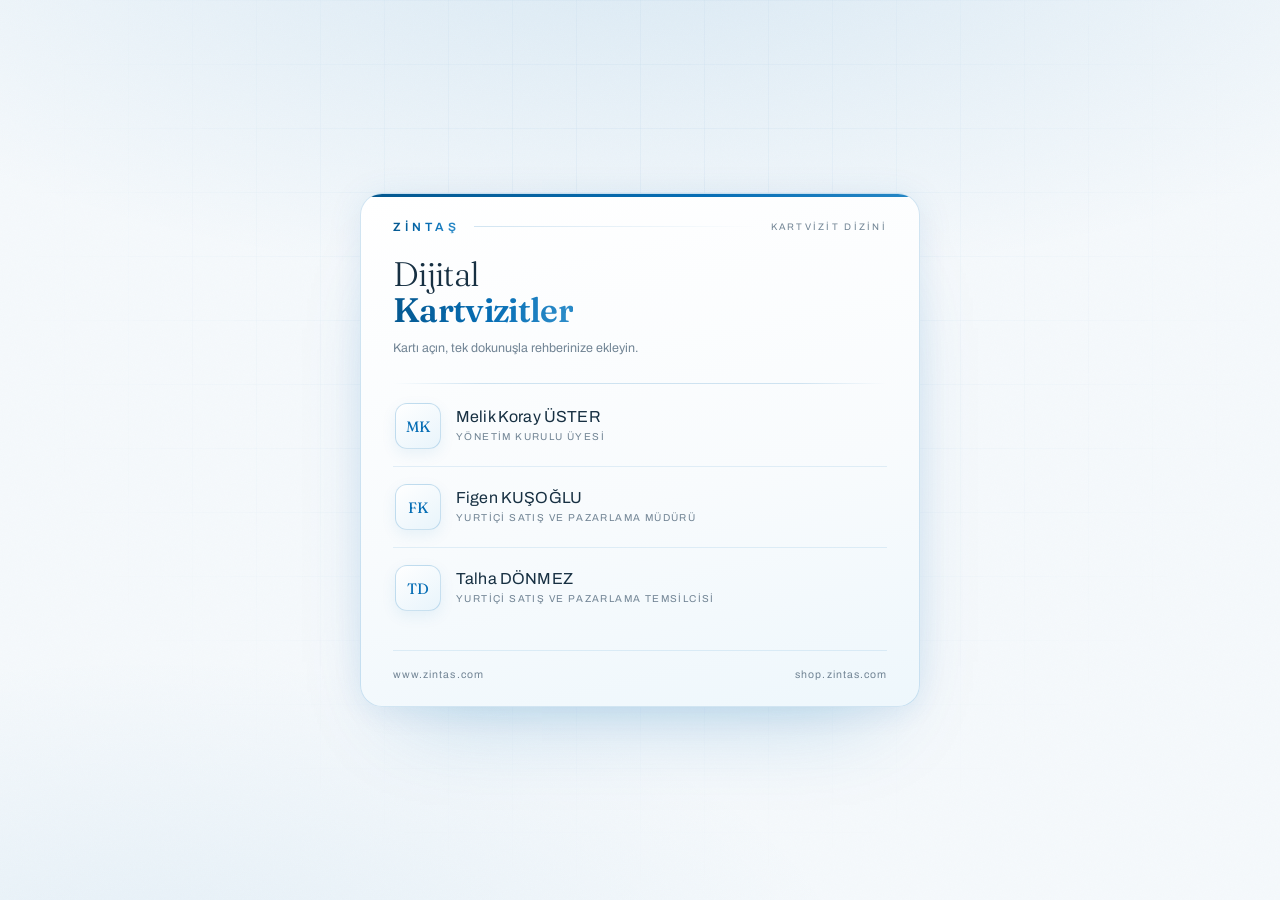
<file: index.html>
<!DOCTYPE html>
<html lang="tr">
<head>
<meta charset="utf-8">
<meta name="viewport" content="width=device-width,initial-scale=1,viewport-fit=cover">

<title>ZİNTAŞ — Dijital Kartvizitler</title>

<meta name="description" content="ZİNTAŞ ekibinin dijital kartvizitleri.">
<meta name="theme-color" content="#076eb5">

<link rel="preconnect" href="https://fonts.googleapis.com">
<link rel="preconnect" href="https://fonts.gstatic.com" crossorigin>
<link href="https://fonts.googleapis.com/css2?family=Archivo:wght@400;500;600&family=Fraunces:opsz,wght@9..144,300;9..144,600&display=swap" rel="stylesheet">
<link rel="icon" href="data:image/svg+xml,%3Csvg xmlns='http://www.w3.org/2000/svg' viewBox='0 0 32 32'%3E%3Crect width='32' height='32' rx='7' fill='%23076eb5'/%3E%3Ctext x='16' y='22' font-family='Georgia,serif' font-size='15' fill='%23ffffff' text-anchor='middle'%3EZ%3C/text%3E%3C/svg%3E">
<link rel="stylesheet" href="css/style.css">

</head>

<body>
<article class="card">
  <header class="brand reveal" style="animation-delay:.05s">
    <span class="mark">ZİNTAŞ</span>
    <span class="hair"></span>
    <span class="kicker">
      Kartvizit Dizini
    </span>
  </header>
  <h1 class="lede reveal" style="animation-delay:.12s">
    Dijital<br>
    <b>Kartvizitler</b>
  </h1>
  <p class="sub reveal" style="animation-delay:.18s">
    Kartı açın, tek dokunuşla rehberinize ekleyin.
  </p>
  <div class="sep reveal" style="animation-delay:.22s"></div>
  <nav>
    <a
      class="person reveal"
      style="animation-delay:.28s"
      href="melik-koray-uster.html"
    >
      <span class="mono">
        MK
      </span>
      <span>
        <span class="pn">
          Melik Koray ÜSTER
        </span>
        <span class="pt">
          Yönetim Kurulu Üyesi
        </span>
      </span>
      <svg
        class="ico go"
        viewBox="0 0 24 24"
        fill="none"
        stroke="currentColor"
        stroke-width="1.4"
        stroke-linecap="round"
        stroke-linejoin="round"
        aria-hidden="true"
      >
        <path d="M5 12h13"/>
        <path d="m12 6 6 6-6 6"/>
      </svg>
    </a>
    <a
      class="person reveal"
      style="animation-delay:.35s"
      href="figen-kusoglu.html"
    >
      <span class="mono">
        FK
      </span>
      <span>
        <span class="pn">
          Figen KUŞOĞLU
        </span>
        <span class="pt">
          Yurtiçi Satış ve Pazarlama Müdürü
        </span>
      </span>
      <svg
        class="ico go"
        viewBox="0 0 24 24"
        fill="none"
        stroke="currentColor"
        stroke-width="1.4"
        stroke-linecap="round"
        stroke-linejoin="round"
        aria-hidden="true"
      >
        <path d="M5 12h13"/>
        <path d="m12 6 6 6-6 6"/>
      </svg>

    </a>
    <a
      class="person reveal"
      style="animation-delay:.42s"
      href="talha-donmez.html"
    >
      <span class="mono">
        TD
      </span>
      <span>
        <span class="pn">
          Talha DÖNMEZ
        </span>
        <span class="pt">
          Yurtiçi Satış ve Pazarlama Temsilcisi
        </span>
      </span>
      <svg
        class="ico go"
        viewBox="0 0 24 24"
        fill="none"
        stroke="currentColor"
        stroke-width="1.4"
        stroke-linecap="round"
        stroke-linejoin="round"
        aria-hidden="true"
      >
        <path d="M5 12h13"/>
        <path d="m12 6 6 6-6 6"/>
      </svg>
    </a>
  </nav>
  <footer
    class="foot reveal"
    style="animation-delay:.55s"
  >
    <a
      href="https://www.zintas.com"
      target="_blank"
      rel="noopener"
    >
      www.zintas.com
    </a>
    <a
      href="https://shop.zintas.com"
      target="_blank"
      rel="noopener"
    >
      shop.zintas.com
    </a>
  </footer>
</article>
</body>
</html>
</file>
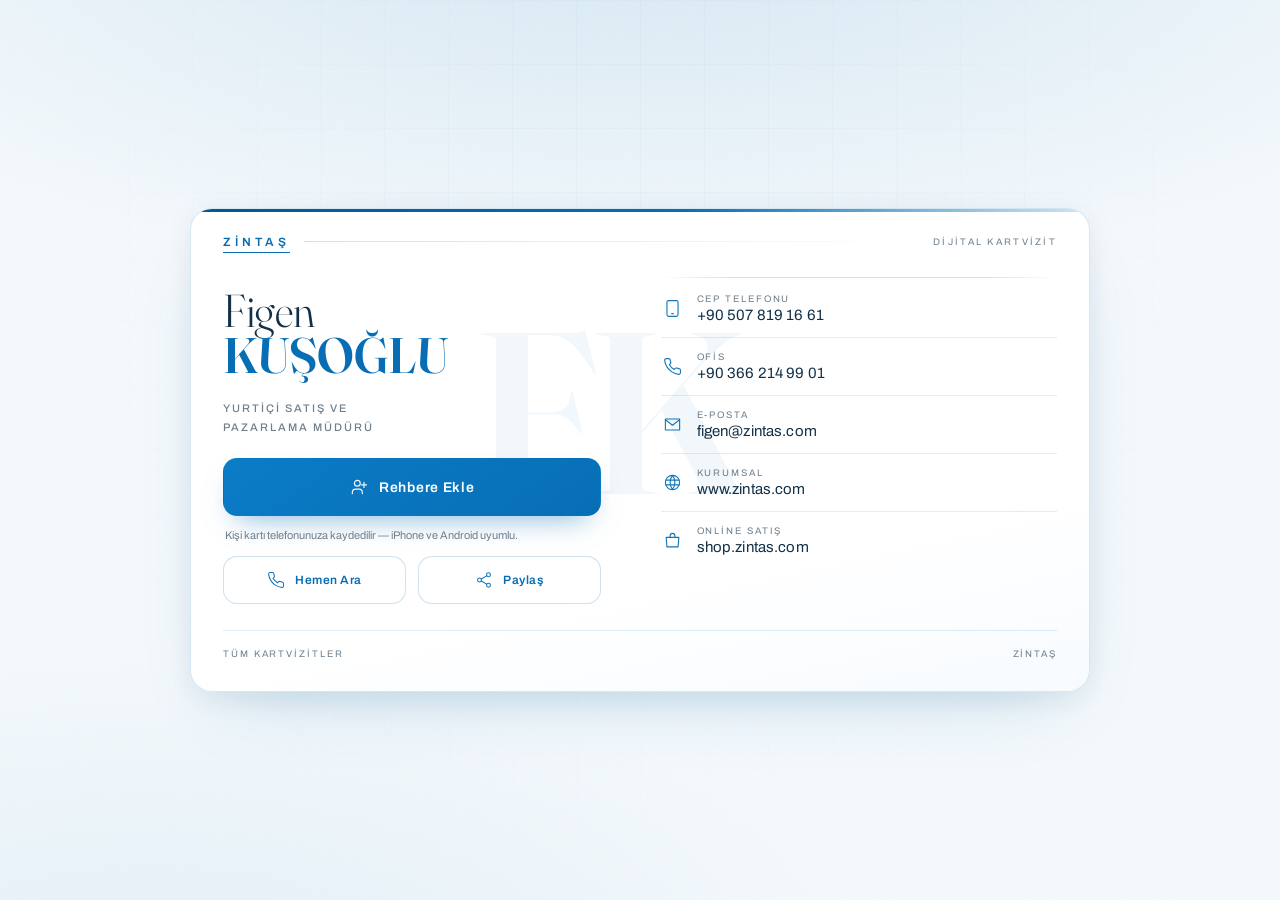
<file: figen-kusoglu.html>
<!DOCTYPE html>
<html lang="tr">
<head>
<meta charset="utf-8">
<meta name="viewport" content="width=device-width,initial-scale=1,viewport-fit=cover">
<title>Figen KUŞOĞLU — ZİNTAŞ Dijital Kartvizit</title>
<meta name="description" content="Figen KUŞOĞLU · Yurtiçi Satış ve Pazarlama Müdürü · ZİNTAŞ. Tek dokunuşla telefon rehberinize ekleyin.">
<meta name="theme-color" content="#076eb5">
<meta name="format-detection" content="telephone=no">
<meta property="og:type" content="profile">
<meta property="og:title" content="Figen KUŞOĞLU — Yurtiçi Satış ve Pazarlama Müdürü">
<meta property="og:description" content="ZİNTAŞ dijital kartvizit. Rehbere tek dokunuşla ekleyin.">
<meta property="og:url" content="https://www.zintas.com/kartvizit/figen-kusoglu.html">
<link rel="canonical" href="https://www.zintas.com/kartvizit/figen-kusoglu.html">
<link rel="preconnect" href="https://fonts.googleapis.com">
<link rel="preconnect" href="https://fonts.gstatic.com" crossorigin>
<link href="https://fonts.googleapis.com/css2?family=Archivo:wght@400;500;600&family=Fraunces:opsz,wght@9..144,300;9..144,600&display=swap" rel="stylesheet">
<link rel="icon" href="data:image/svg+xml,%3Csvg xmlns='http://www.w3.org/2000/svg' viewBox='0 0 32 32'%3E%3Crect width='32' height='32' rx='7' fill='%23076eb5'/%3E%3Ctext x='16' y='22' font-family='Georgia,serif' font-size='15' fill='%23ffffff' text-anchor='middle'%3EZ%3C/text%3E%3C/svg%3E">
<link rel="stylesheet" href="css/kartvizit.css">
</head>
<body>
<article class="card">
  <header class="brand reveal" style="animation-delay:.05s">
    <span class="mark">ZİNTAŞ</span>
    <span class="hair"></span>
    <span class="kicker">Dijital Kartvizit</span>
  </header>

  <div class="ghost" aria-hidden="true">FK</div>

  <section class="identity">
    <h1 class="name reveal" style="animation-delay:.12s">
      <span class="given">Figen</span>
      <span class="family">KUŞOĞLU</span>
    </h1>
    <p class="role reveal" style="animation-delay:.19s">Yurtiçi Satış ve Pazarlama Müdürü</p>

    <div class="cta reveal" style="animation-delay:.25s">
      <a class="btn btn-primary" href="vcf/figen-kusoglu.vcf" download="figen-kusoglu.vcf" type="text/vcard">
        <svg class="ico" viewBox="0 0 24 24" fill="none" stroke="currentColor" stroke-width="1.4" stroke-linecap="round" stroke-linejoin="round" aria-hidden="true"><path d="M16 20v-1.5a4 4 0 0 0-4-4H8a4 4 0 0 0-4 4V20"/><circle cx="10" cy="7.5" r="3.5"/><path d="M18 6.5v6M21 9.5h-6"/></svg> Rehbere Ekle
      </a>
      <p class="hint">Kişi kartı telefonunuza kaydedilir — iPhone ve Android uyumlu.</p>
      <div class="mini">
        <a class="btn btn-ghost" href="tel:+905078191661"><svg class="ico" viewBox="0 0 24 24" fill="none" stroke="currentColor" stroke-width="1.4" stroke-linecap="round" stroke-linejoin="round" aria-hidden="true"><path d="M22 16.9v3a2 2 0 0 1-2.2 2 19.8 19.8 0 0 1-8.6-3.1 19.5 19.5 0 0 1-6-6A19.8 19.8 0 0 1 2.1 4.2 2 2 0 0 1 4.1 2h3a2 2 0 0 1 2 1.7c.1.9.3 1.8.7 2.7a2 2 0 0 1-.5 2.1L8.1 9.7a16 16 0 0 0 6 6l1.2-1.2a2 2 0 0 1 2.1-.5c.9.4 1.8.6 2.7.7a2 2 0 0 1 1.9 2.2Z"/></svg> Hemen Ara</a>
        <button class="btn btn-ghost" id="share" type="button"><svg class="ico" viewBox="0 0 24 24" fill="none" stroke="currentColor" stroke-width="1.4" stroke-linecap="round" stroke-linejoin="round" aria-hidden="true"><circle cx="18" cy="5" r="2.6"/><circle cx="6" cy="12" r="2.6"/><circle cx="18" cy="19" r="2.6"/><path d="m8.4 10.7 7.2-4.2M8.4 13.3l7.2 4.2"/></svg> <span id="sharetxt">Paylaş</span></button>
      </div>
    </div>
  </section>

  <section class="channels">
    <div class="sep reveal" style="animation-delay:.30s"></div>
    <nav class="rows">
      <a class="row reveal" style="animation-delay:.34s" href="tel:+905078191661">
        <svg class="ico" viewBox="0 0 24 24" fill="none" stroke="currentColor" stroke-width="1.4" stroke-linecap="round" stroke-linejoin="round" aria-hidden="true"><path d="M7 2h10a2 2 0 0 1 2 2v16a2 2 0 0 1-2 2H7a2 2 0 0 1-2-2V4a2 2 0 0 1 2-2Z"/><path d="M11 18.5h2"/></svg>
        <span class="txt"><span class="lbl">Cep Telefonu</span><span class="val">+90 507 819 16 61</span></span>
        <svg class="ico go" viewBox="0 0 24 24" fill="none" stroke="currentColor" stroke-width="1.4" stroke-linecap="round" stroke-linejoin="round" aria-hidden="true"><path d="M5 12h13"/><path d="m12 6 6 6-6 6"/></svg>
      </a>
      <a class="row reveal" style="animation-delay:.39s" href="tel:+903662149901">
        <svg class="ico" viewBox="0 0 24 24" fill="none" stroke="currentColor" stroke-width="1.4" stroke-linecap="round" stroke-linejoin="round" aria-hidden="true"><path d="M22 16.9v3a2 2 0 0 1-2.2 2 19.8 19.8 0 0 1-8.6-3.1 19.5 19.5 0 0 1-6-6A19.8 19.8 0 0 1 2.1 4.2 2 2 0 0 1 4.1 2h3a2 2 0 0 1 2 1.7c.1.9.3 1.8.7 2.7a2 2 0 0 1-.5 2.1L8.1 9.7a16 16 0 0 0 6 6l1.2-1.2a2 2 0 0 1 2.1-.5c.9.4 1.8.6 2.7.7a2 2 0 0 1 1.9 2.2Z"/></svg>
        <span class="txt"><span class="lbl">Ofis</span><span class="val">+90 366 214 99 01</span></span>
        <svg class="ico go" viewBox="0 0 24 24" fill="none" stroke="currentColor" stroke-width="1.4" stroke-linecap="round" stroke-linejoin="round" aria-hidden="true"><path d="M5 12h13"/><path d="m12 6 6 6-6 6"/></svg>
      </a>
      <a class="row reveal" style="animation-delay:.44s" href="mailto:figen@zintas.com">
        <svg class="ico" viewBox="0 0 24 24" fill="none" stroke="currentColor" stroke-width="1.4" stroke-linecap="round" stroke-linejoin="round" aria-hidden="true"><path d="M3 5h18v14H3z"/><path d="m3 6 9 7 9-7"/></svg>
        <span class="txt"><span class="lbl">E-posta</span><span class="val">figen@zintas.com</span></span>
        <svg class="ico go" viewBox="0 0 24 24" fill="none" stroke="currentColor" stroke-width="1.4" stroke-linecap="round" stroke-linejoin="round" aria-hidden="true"><path d="M5 12h13"/><path d="m12 6 6 6-6 6"/></svg>
      </a>
      <a class="row reveal" style="animation-delay:.49s" href="https://www.zintas.com" target="_blank" rel="noopener">
        <svg class="ico" viewBox="0 0 24 24" fill="none" stroke="currentColor" stroke-width="1.4" stroke-linecap="round" stroke-linejoin="round" aria-hidden="true"><circle cx="12" cy="12" r="9"/><path d="M3.5 9h17M3.5 15h17"/><path d="M12 3a15 15 0 0 1 0 18 15 15 0 0 1 0-18Z"/></svg>
        <span class="txt"><span class="lbl">Kurumsal</span><span class="val">www.zintas.com</span></span>
        <svg class="ico go" viewBox="0 0 24 24" fill="none" stroke="currentColor" stroke-width="1.4" stroke-linecap="round" stroke-linejoin="round" aria-hidden="true"><path d="M5 12h13"/><path d="m12 6 6 6-6 6"/></svg>
      </a>
      <a class="row reveal" style="animation-delay:.54s" href="https://shop.zintas.com" target="_blank" rel="noopener">
        <svg class="ico" viewBox="0 0 24 24" fill="none" stroke="currentColor" stroke-width="1.4" stroke-linecap="round" stroke-linejoin="round" aria-hidden="true"><path d="M4 8h16l-1 12H5L4 8Z"/><path d="M9 8V6a3 3 0 0 1 6 0v2"/></svg>
        <span class="txt"><span class="lbl">Online Satış</span><span class="val">shop.zintas.com</span></span>
        <svg class="ico go" viewBox="0 0 24 24" fill="none" stroke="currentColor" stroke-width="1.4" stroke-linecap="round" stroke-linejoin="round" aria-hidden="true"><path d="M5 12h13"/><path d="m12 6 6 6-6 6"/></svg>
      </a>
    </nav>
  </section>

  <footer class="foot reveal" style="animation-delay:.60s">
    <a href="index.html">Tüm Kartvizitler</a>
    <span>ZİNTAŞ</span>
  </footer>
</article>

<script>
(function(){
  var b=document.getElementById('share'),t=document.getElementById('sharetxt');
  if(!b) return;
  var data={title:'Figen KUŞOĞLU — ZİNTAŞ',text:'Figen KUŞOĞLU · Yurtiçi Satış ve Pazarlama Müdürü',url:location.href};
  b.addEventListener('click',function(){
    if(navigator.share){navigator.share(data).catch(function(){});return;}
    if(navigator.clipboard){
      navigator.clipboard.writeText(location.href).then(function(){
        t.textContent='Kopyalandı';
        setTimeout(function(){t.textContent='Paylaş';},2000);
      });
    }
  });
})();
</script>
</body>
</html>
</file>
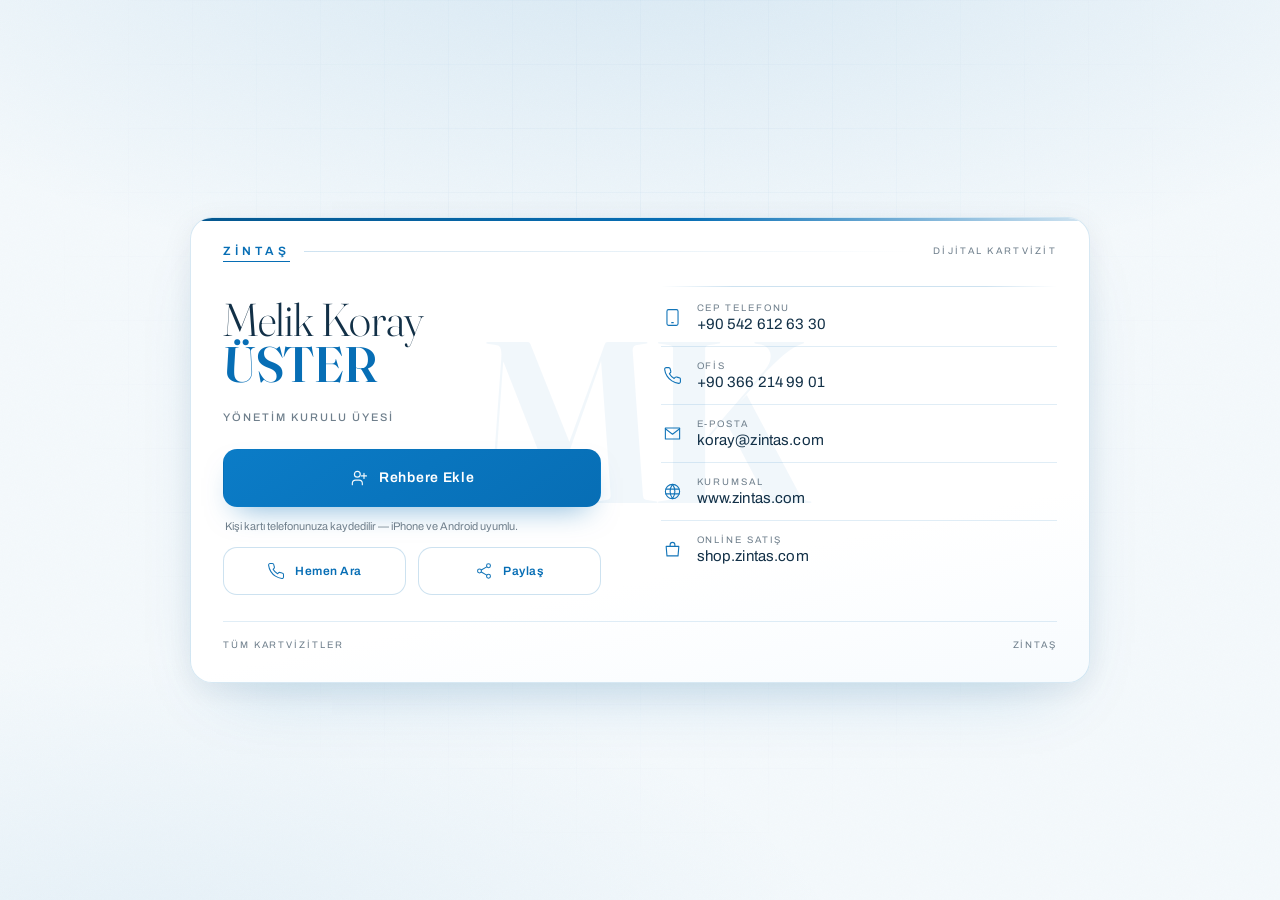
<file: melik-koray-uster.html>
<!DOCTYPE html>
<html lang="tr">
<head>
<meta charset="utf-8">
<meta name="viewport" content="width=device-width,initial-scale=1,viewport-fit=cover">
<title>Melik Koray ÜSTER — ZİNTAŞ Dijital Kartvizit</title>
<meta name="description" content="Melik Koray ÜSTER · Yönetim Kurulu Üyesi · ZİNTAŞ. Tek dokunuşla telefon rehberinize ekleyin.">
<meta name="theme-color" content="#076eb5">
<meta name="format-detection" content="telephone=no">
<meta property="og:type" content="profile">
<meta property="og:title" content="Melik Koray ÜSTER — Yönetim Kurulu Üyesi">
<meta property="og:description" content="ZİNTAŞ dijital kartvizit. Rehbere tek dokunuşla ekleyin.">
<meta property="og:url" content="https://www.zintas.com/kartvizit/melik-koray-uster.html">
<link rel="canonical" href="https://www.zintas.com/kartvizit/melik-koray-uster.html">
<link rel="preconnect" href="https://fonts.googleapis.com">
<link rel="preconnect" href="https://fonts.gstatic.com" crossorigin>
<link href="https://fonts.googleapis.com/css2?family=Archivo:wght@400;500;600&family=Fraunces:opsz,wght@9..144,300;9..144,600&display=swap" rel="stylesheet">
<link rel="icon" href="data:image/svg+xml,%3Csvg xmlns='http://www.w3.org/2000/svg' viewBox='0 0 32 32'%3E%3Crect width='32' height='32' rx='7' fill='%23076eb5'/%3E%3Ctext x='16' y='22' font-family='Georgia,serif' font-size='15' fill='%23ffffff' text-anchor='middle'%3EZ%3C/text%3E%3C/svg%3E">
<link rel="stylesheet" href="css/kartvizit.css">
</head>
<body>
<article class="card">
  <header class="brand reveal" style="animation-delay:.05s">
    <span class="mark">ZİNTAŞ</span>
    <span class="hair"></span>
    <span class="kicker">Dijital Kartvizit</span>
  </header>

  <div class="ghost" aria-hidden="true">MK</div>

  <section class="identity">
    <h1 class="name reveal" style="animation-delay:.12s">
      <span class="given">Melik Koray</span>
      <span class="family">ÜSTER</span>
    </h1>
    <p class="role reveal" style="animation-delay:.19s">Yönetim Kurulu Üyesi</p>

    <div class="cta reveal" style="animation-delay:.25s">
      <a class="btn btn-primary" href="vcf/melik-koray-uster.vcf" download="melik-koray-uster.vcf" type="text/vcard">
        <svg class="ico" viewBox="0 0 24 24" fill="none" stroke="currentColor" stroke-width="1.4" stroke-linecap="round" stroke-linejoin="round" aria-hidden="true"><path d="M16 20v-1.5a4 4 0 0 0-4-4H8a4 4 0 0 0-4 4V20"/><circle cx="10" cy="7.5" r="3.5"/><path d="M18 6.5v6M21 9.5h-6"/></svg> Rehbere Ekle
      </a>
      <p class="hint">Kişi kartı telefonunuza kaydedilir — iPhone ve Android uyumlu.</p>
      <div class="mini">
        <a class="btn btn-ghost" href="tel:+905426126330"><svg class="ico" viewBox="0 0 24 24" fill="none" stroke="currentColor" stroke-width="1.4" stroke-linecap="round" stroke-linejoin="round" aria-hidden="true"><path d="M22 16.9v3a2 2 0 0 1-2.2 2 19.8 19.8 0 0 1-8.6-3.1 19.5 19.5 0 0 1-6-6A19.8 19.8 0 0 1 2.1 4.2 2 2 0 0 1 4.1 2h3a2 2 0 0 1 2 1.7c.1.9.3 1.8.7 2.7a2 2 0 0 1-.5 2.1L8.1 9.7a16 16 0 0 0 6 6l1.2-1.2a2 2 0 0 1 2.1-.5c.9.4 1.8.6 2.7.7a2 2 0 0 1 1.9 2.2Z"/></svg> Hemen Ara</a>
        <button class="btn btn-ghost" id="share" type="button"><svg class="ico" viewBox="0 0 24 24" fill="none" stroke="currentColor" stroke-width="1.4" stroke-linecap="round" stroke-linejoin="round" aria-hidden="true"><circle cx="18" cy="5" r="2.6"/><circle cx="6" cy="12" r="2.6"/><circle cx="18" cy="19" r="2.6"/><path d="m8.4 10.7 7.2-4.2M8.4 13.3l7.2 4.2"/></svg> <span id="sharetxt">Paylaş</span></button>
      </div>
    </div>
  </section>

  <section class="channels">
    <div class="sep reveal" style="animation-delay:.30s"></div>
    <nav class="rows">
      <a class="row reveal" style="animation-delay:.34s" href="tel:+905426126330">
        <svg class="ico" viewBox="0 0 24 24" fill="none" stroke="currentColor" stroke-width="1.4" stroke-linecap="round" stroke-linejoin="round" aria-hidden="true"><path d="M7 2h10a2 2 0 0 1 2 2v16a2 2 0 0 1-2 2H7a2 2 0 0 1-2-2V4a2 2 0 0 1 2-2Z"/><path d="M11 18.5h2"/></svg>
        <span class="txt"><span class="lbl">Cep Telefonu</span><span class="val">+90 542 612 63 30</span></span>
        <svg class="ico go" viewBox="0 0 24 24" fill="none" stroke="currentColor" stroke-width="1.4" stroke-linecap="round" stroke-linejoin="round" aria-hidden="true"><path d="M5 12h13"/><path d="m12 6 6 6-6 6"/></svg>
      </a>
      <a class="row reveal" style="animation-delay:.39s" href="tel:+903662149901">
        <svg class="ico" viewBox="0 0 24 24" fill="none" stroke="currentColor" stroke-width="1.4" stroke-linecap="round" stroke-linejoin="round" aria-hidden="true"><path d="M22 16.9v3a2 2 0 0 1-2.2 2 19.8 19.8 0 0 1-8.6-3.1 19.5 19.5 0 0 1-6-6A19.8 19.8 0 0 1 2.1 4.2 2 2 0 0 1 4.1 2h3a2 2 0 0 1 2 1.7c.1.9.3 1.8.7 2.7a2 2 0 0 1-.5 2.1L8.1 9.7a16 16 0 0 0 6 6l1.2-1.2a2 2 0 0 1 2.1-.5c.9.4 1.8.6 2.7.7a2 2 0 0 1 1.9 2.2Z"/></svg>
        <span class="txt"><span class="lbl">Ofis</span><span class="val">+90 366 214 99 01</span></span>
        <svg class="ico go" viewBox="0 0 24 24" fill="none" stroke="currentColor" stroke-width="1.4" stroke-linecap="round" stroke-linejoin="round" aria-hidden="true"><path d="M5 12h13"/><path d="m12 6 6 6-6 6"/></svg>
      </a>
      <a class="row reveal" style="animation-delay:.44s" href="mailto:koray@zintas.com">
        <svg class="ico" viewBox="0 0 24 24" fill="none" stroke="currentColor" stroke-width="1.4" stroke-linecap="round" stroke-linejoin="round" aria-hidden="true"><path d="M3 5h18v14H3z"/><path d="m3 6 9 7 9-7"/></svg>
        <span class="txt"><span class="lbl">E-posta</span><span class="val">koray@zintas.com</span></span>
        <svg class="ico go" viewBox="0 0 24 24" fill="none" stroke="currentColor" stroke-width="1.4" stroke-linecap="round" stroke-linejoin="round" aria-hidden="true"><path d="M5 12h13"/><path d="m12 6 6 6-6 6"/></svg>
      </a>
      <a class="row reveal" style="animation-delay:.49s" href="https://www.zintas.com" target="_blank" rel="noopener">
        <svg class="ico" viewBox="0 0 24 24" fill="none" stroke="currentColor" stroke-width="1.4" stroke-linecap="round" stroke-linejoin="round" aria-hidden="true"><circle cx="12" cy="12" r="9"/><path d="M3.5 9h17M3.5 15h17"/><path d="M12 3a15 15 0 0 1 0 18 15 15 0 0 1 0-18Z"/></svg>
        <span class="txt"><span class="lbl">Kurumsal</span><span class="val">www.zintas.com</span></span>
        <svg class="ico go" viewBox="0 0 24 24" fill="none" stroke="currentColor" stroke-width="1.4" stroke-linecap="round" stroke-linejoin="round" aria-hidden="true"><path d="M5 12h13"/><path d="m12 6 6 6-6 6"/></svg>
      </a>
      <a class="row reveal" style="animation-delay:.54s" href="https://shop.zintas.com" target="_blank" rel="noopener">
        <svg class="ico" viewBox="0 0 24 24" fill="none" stroke="currentColor" stroke-width="1.4" stroke-linecap="round" stroke-linejoin="round" aria-hidden="true"><path d="M4 8h16l-1 12H5L4 8Z"/><path d="M9 8V6a3 3 0 0 1 6 0v2"/></svg>
        <span class="txt"><span class="lbl">Online Satış</span><span class="val">shop.zintas.com</span></span>
        <svg class="ico go" viewBox="0 0 24 24" fill="none" stroke="currentColor" stroke-width="1.4" stroke-linecap="round" stroke-linejoin="round" aria-hidden="true"><path d="M5 12h13"/><path d="m12 6 6 6-6 6"/></svg>
      </a>
    </nav>
  </section>

  <footer class="foot reveal" style="animation-delay:.60s">
    <a href="index.html">Tüm Kartvizitler</a>
    <span>ZİNTAŞ</span>
  </footer>
</article>

<script>
(function(){
  var b=document.getElementById('share'),t=document.getElementById('sharetxt');
  if(!b) return;
  var data={title:'Melik Koray ÜSTER — ZİNTAŞ',text:'Melik Koray ÜSTER · Yönetim Kurulu Üyesi',url:location.href};
  b.addEventListener('click',function(){
    if(navigator.share){navigator.share(data).catch(function(){});return;}
    if(navigator.clipboard){
      navigator.clipboard.writeText(location.href).then(function(){
        t.textContent='Kopyalandı';
        setTimeout(function(){t.textContent='Paylaş';},2000);
      });
    }
  });
})();
</script>
</body>
</html>
</file>
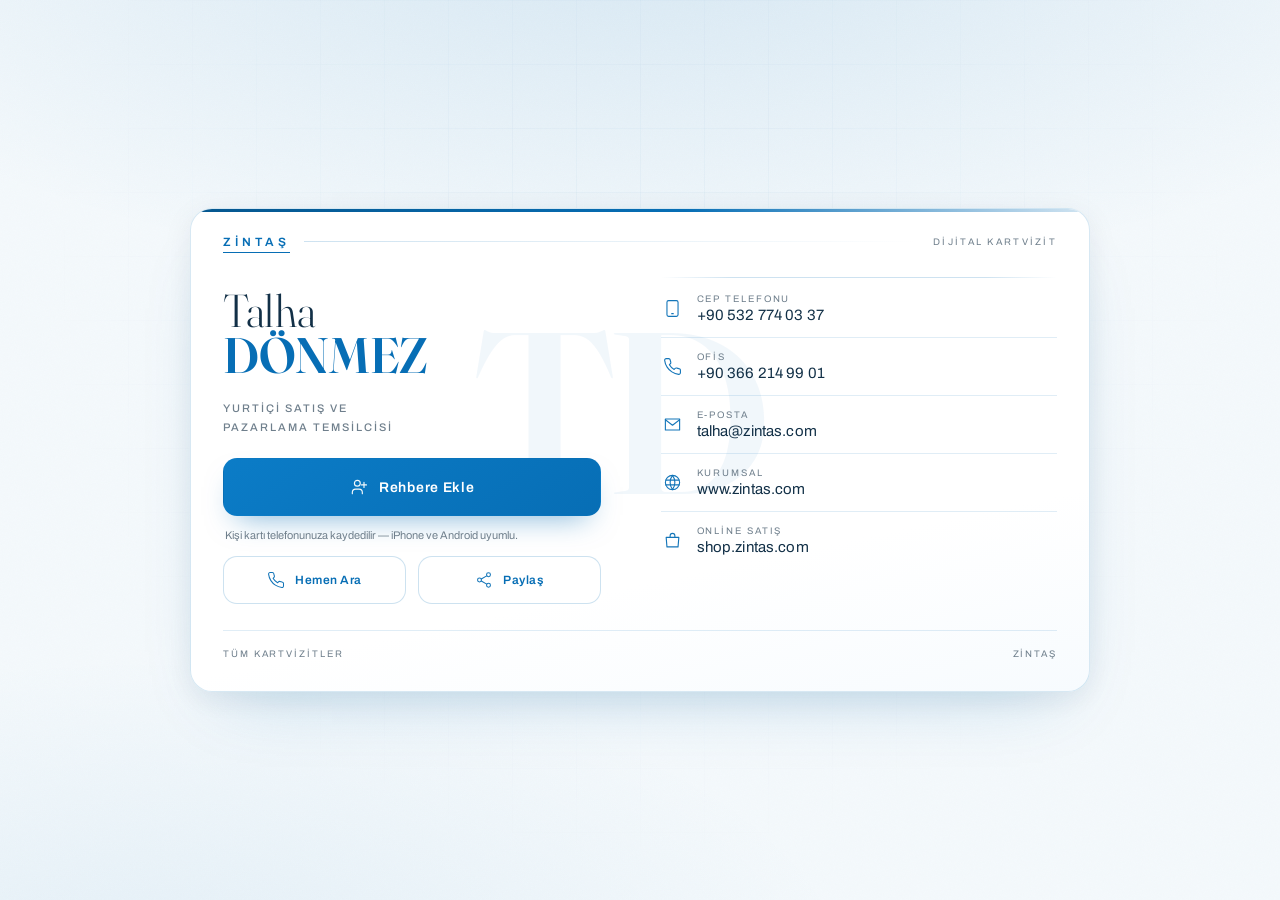
<file: talha-donmez.html>
<!DOCTYPE html>
<html lang="tr">
<head>
<meta charset="utf-8">
<meta name="viewport" content="width=device-width,initial-scale=1,viewport-fit=cover">
<title>Talha DÖNMEZ — ZİNTAŞ Dijital Kartvizit</title>
<meta name="description" content="Talha DÖNMEZ · Yurtiçi Satış ve Pazarlama Temsilcisi · ZİNTAŞ. Tek dokunuşla telefon rehberinize ekleyin.">
<meta name="theme-color" content="#076eb5">
<meta name="format-detection" content="telephone=no">
<meta property="og:type" content="profile">
<meta property="og:title" content="Talha DÖNMEZ — Yurtiçi Satış ve Pazarlama Temsilcisi">
<meta property="og:description" content="ZİNTAŞ dijital kartvizit. Rehbere tek dokunuşla ekleyin.">
<meta property="og:url" content="https://www.zintas.com/kartvizit/talha-donmez.html">
<link rel="canonical" href="https://www.zintas.com/kartvizit/talha-donmez.html">
<link rel="preconnect" href="https://fonts.googleapis.com">
<link rel="preconnect" href="https://fonts.gstatic.com" crossorigin>
<link href="https://fonts.googleapis.com/css2?family=Archivo:wght@400;500;600&family=Fraunces:opsz,wght@9..144,300;9..144,600&display=swap" rel="stylesheet">
<link rel="icon" href="data:image/svg+xml,%3Csvg xmlns='http://www.w3.org/2000/svg' viewBox='0 0 32 32'%3E%3Crect width='32' height='32' rx='7' fill='%23076eb5'/%3E%3Ctext x='16' y='22' font-family='Georgia,serif' font-size='15' fill='%23ffffff' text-anchor='middle'%3EZ%3C/text%3E%3C/svg%3E">
<link rel="stylesheet" href="css/kartvizit.css">
</head>
<body>
<article class="card">
  <header class="brand reveal" style="animation-delay:.05s">
    <span class="mark">ZİNTAŞ</span>
    <span class="hair"></span>
    <span class="kicker">Dijital Kartvizit</span>
  </header>

  <div class="ghost" aria-hidden="true">TD</div>

  <section class="identity">
    <h1 class="name reveal" style="animation-delay:.12s">
      <span class="given">Talha</span>
      <span class="family">DÖNMEZ</span>
    </h1>
    <p class="role reveal" style="animation-delay:.19s">Yurtiçi Satış ve Pazarlama Temsilcisi</p>

    <div class="cta reveal" style="animation-delay:.25s">
      <a class="btn btn-primary" href="vcf/talha-donmez.vcf" download="talha-donmez.vcf" type="text/vcard">
        <svg class="ico" viewBox="0 0 24 24" fill="none" stroke="currentColor" stroke-width="1.4" stroke-linecap="round" stroke-linejoin="round" aria-hidden="true"><path d="M16 20v-1.5a4 4 0 0 0-4-4H8a4 4 0 0 0-4 4V20"/><circle cx="10" cy="7.5" r="3.5"/><path d="M18 6.5v6M21 9.5h-6"/></svg> Rehbere Ekle
      </a>
      <p class="hint">Kişi kartı telefonunuza kaydedilir — iPhone ve Android uyumlu.</p>
      <div class="mini">
        <a class="btn btn-ghost" href="tel:+905327740337"><svg class="ico" viewBox="0 0 24 24" fill="none" stroke="currentColor" stroke-width="1.4" stroke-linecap="round" stroke-linejoin="round" aria-hidden="true"><path d="M22 16.9v3a2 2 0 0 1-2.2 2 19.8 19.8 0 0 1-8.6-3.1 19.5 19.5 0 0 1-6-6A19.8 19.8 0 0 1 2.1 4.2 2 2 0 0 1 4.1 2h3a2 2 0 0 1 2 1.7c.1.9.3 1.8.7 2.7a2 2 0 0 1-.5 2.1L8.1 9.7a16 16 0 0 0 6 6l1.2-1.2a2 2 0 0 1 2.1-.5c.9.4 1.8.6 2.7.7a2 2 0 0 1 1.9 2.2Z"/></svg> Hemen Ara</a>
        <button class="btn btn-ghost" id="share" type="button"><svg class="ico" viewBox="0 0 24 24" fill="none" stroke="currentColor" stroke-width="1.4" stroke-linecap="round" stroke-linejoin="round" aria-hidden="true"><circle cx="18" cy="5" r="2.6"/><circle cx="6" cy="12" r="2.6"/><circle cx="18" cy="19" r="2.6"/><path d="m8.4 10.7 7.2-4.2M8.4 13.3l7.2 4.2"/></svg> <span id="sharetxt">Paylaş</span></button>
      </div>
    </div>
  </section>

  <section class="channels">
    <div class="sep reveal" style="animation-delay:.30s"></div>
    <nav class="rows">
      <a class="row reveal" style="animation-delay:.34s" href="tel:+905327740337">
        <svg class="ico" viewBox="0 0 24 24" fill="none" stroke="currentColor" stroke-width="1.4" stroke-linecap="round" stroke-linejoin="round" aria-hidden="true"><path d="M7 2h10a2 2 0 0 1 2 2v16a2 2 0 0 1-2 2H7a2 2 0 0 1-2-2V4a2 2 0 0 1 2-2Z"/><path d="M11 18.5h2"/></svg>
        <span class="txt"><span class="lbl">Cep Telefonu</span><span class="val">+90 532 774 03 37</span></span>
        <svg class="ico go" viewBox="0 0 24 24" fill="none" stroke="currentColor" stroke-width="1.4" stroke-linecap="round" stroke-linejoin="round" aria-hidden="true"><path d="M5 12h13"/><path d="m12 6 6 6-6 6"/></svg>
      </a>
      <a class="row reveal" style="animation-delay:.39s" href="tel:+903662149901">
        <svg class="ico" viewBox="0 0 24 24" fill="none" stroke="currentColor" stroke-width="1.4" stroke-linecap="round" stroke-linejoin="round" aria-hidden="true"><path d="M22 16.9v3a2 2 0 0 1-2.2 2 19.8 19.8 0 0 1-8.6-3.1 19.5 19.5 0 0 1-6-6A19.8 19.8 0 0 1 2.1 4.2 2 2 0 0 1 4.1 2h3a2 2 0 0 1 2 1.7c.1.9.3 1.8.7 2.7a2 2 0 0 1-.5 2.1L8.1 9.7a16 16 0 0 0 6 6l1.2-1.2a2 2 0 0 1 2.1-.5c.9.4 1.8.6 2.7.7a2 2 0 0 1 1.9 2.2Z"/></svg>
        <span class="txt"><span class="lbl">Ofis</span><span class="val">+90 366 214 99 01</span></span>
        <svg class="ico go" viewBox="0 0 24 24" fill="none" stroke="currentColor" stroke-width="1.4" stroke-linecap="round" stroke-linejoin="round" aria-hidden="true"><path d="M5 12h13"/><path d="m12 6 6 6-6 6"/></svg>
      </a>
      <a class="row reveal" style="animation-delay:.44s" href="mailto:talha@zintas.com">
        <svg class="ico" viewBox="0 0 24 24" fill="none" stroke="currentColor" stroke-width="1.4" stroke-linecap="round" stroke-linejoin="round" aria-hidden="true"><path d="M3 5h18v14H3z"/><path d="m3 6 9 7 9-7"/></svg>
        <span class="txt"><span class="lbl">E-posta</span><span class="val">talha@zintas.com</span></span>
        <svg class="ico go" viewBox="0 0 24 24" fill="none" stroke="currentColor" stroke-width="1.4" stroke-linecap="round" stroke-linejoin="round" aria-hidden="true"><path d="M5 12h13"/><path d="m12 6 6 6-6 6"/></svg>
      </a>
      <a class="row reveal" style="animation-delay:.49s" href="https://www.zintas.com" target="_blank" rel="noopener">
        <svg class="ico" viewBox="0 0 24 24" fill="none" stroke="currentColor" stroke-width="1.4" stroke-linecap="round" stroke-linejoin="round" aria-hidden="true"><circle cx="12" cy="12" r="9"/><path d="M3.5 9h17M3.5 15h17"/><path d="M12 3a15 15 0 0 1 0 18 15 15 0 0 1 0-18Z"/></svg>
        <span class="txt"><span class="lbl">Kurumsal</span><span class="val">www.zintas.com</span></span>
        <svg class="ico go" viewBox="0 0 24 24" fill="none" stroke="currentColor" stroke-width="1.4" stroke-linecap="round" stroke-linejoin="round" aria-hidden="true"><path d="M5 12h13"/><path d="m12 6 6 6-6 6"/></svg>
      </a>
      <a class="row reveal" style="animation-delay:.54s" href="https://shop.zintas.com" target="_blank" rel="noopener">
        <svg class="ico" viewBox="0 0 24 24" fill="none" stroke="currentColor" stroke-width="1.4" stroke-linecap="round" stroke-linejoin="round" aria-hidden="true"><path d="M4 8h16l-1 12H5L4 8Z"/><path d="M9 8V6a3 3 0 0 1 6 0v2"/></svg>
        <span class="txt"><span class="lbl">Online Satış</span><span class="val">shop.zintas.com</span></span>
        <svg class="ico go" viewBox="0 0 24 24" fill="none" stroke="currentColor" stroke-width="1.4" stroke-linecap="round" stroke-linejoin="round" aria-hidden="true"><path d="M5 12h13"/><path d="m12 6 6 6-6 6"/></svg>
      </a>
    </nav>
  </section>

  <footer class="foot reveal" style="animation-delay:.60s">
    <a href="index.html">Tüm Kartvizitler</a>
    <span>ZİNTAŞ</span>
  </footer>
</article>

<script>
(function(){
  var b=document.getElementById('share'),t=document.getElementById('sharetxt');
  if(!b) return;
  var data={title:'Talha DÖNMEZ — ZİNTAŞ',text:'Talha DÖNMEZ · Yurtiçi Satış ve Pazarlama Temsilcisi',url:location.href};
  b.addEventListener('click',function(){
    if(navigator.share){navigator.share(data).catch(function(){});return;}
    if(navigator.clipboard){
      navigator.clipboard.writeText(location.href).then(function(){
        t.textContent='Kopyalandı';
        setTimeout(function(){t.textContent='Paylaş';},2000);
      });
    }
  });
})();
</script>
</body>
</html>
</file>
<file: css/style.css>
*,*::before,*::after{
  box-sizing:border-box;
}

:root{
  --blue:#076eb5;
  --blue-dark:#05588f;
  --blue-deep:#034b7a;

  --blue-light:#e8f4fb;
  --blue-soft:#f3f9fd;

  --ink:#f5f9fc;
  --plate:#ffffff;
  --plate-2:#f8fbfd;

  --line:rgba(7,110,181,.10);
  --line-hi:rgba(7,110,181,.18);

  --text:#173042;
  --muted:#718494;

  --sheen:linear-gradient(
    100deg,
    #05588f 0%,
    #076eb5 28%,
    #2b8bc8 48%,
    #076eb5 72%,
    #4aa4d6 100%
  );

  --r:22px;
  --pad:clamp(20px,5.5vw,32px);
}

html{
  -webkit-text-size-adjust:100%;
}

body{
  margin:0;
  min-height:100vh;
  min-height:100dvh;

  font-family:"Archivo","Helvetica Neue",Arial,sans-serif;
  color:var(--text);

  background:
    radial-gradient(
      120% 70% at 50% -10%,
      rgba(7,110,181,.12),
      transparent 60%
    ),
    radial-gradient(
      90% 60% at 12% 110%,
      rgba(7,110,181,.07),
      transparent 62%
    ),
    var(--ink);

  display:flex;
  flex-direction:column;
  align-items:center;
  justify-content:center;

  padding:
    clamp(14px,4vw,48px)
    clamp(12px,4vw,24px);

  padding-top:
    calc(
      clamp(14px,4vw,48px) +
      env(safe-area-inset-top)
    );

  padding-bottom:
    calc(
      clamp(18px,4vw,48px) +
      env(safe-area-inset-bottom)
    );

  position:relative;
  overflow-x:hidden;
}


/* Izgara */

body::before{
  content:"";
  position:fixed;
  inset:0;
  pointer-events:none;
  z-index:0;

  background-image:
    linear-gradient(
      var(--line) 1px,
      transparent 1px
    ),
    linear-gradient(
      90deg,
      var(--line) 1px,
      transparent 1px
    );

  background-size:64px 64px;

  -webkit-mask-image:
    radial-gradient(
      circle at 50% 30%,
      #000 0%,
      transparent 72%
    );

  mask-image:
    radial-gradient(
      circle at 50% 30%,
      #000 0%,
      transparent 72%
    );

  opacity:.5;
}


/* Grain */

body::after{
  content:"";
  position:fixed;
  inset:0;
  pointer-events:none;
  z-index:1;
  opacity:.025;

  background-image:url("data:image/svg+xml,%3Csvg xmlns='http://www.w3.org/2000/svg' width='140' height='140'%3E%3Cfilter id='n'%3E%3CfeTurbulence type='fractalNoise' baseFrequency='.85' numOctaves='3'/%3E%3C/filter%3E%3Crect width='140' height='140' filter='url(%23n)'/%3E%3C/svg%3E");
}


/* Kart */

.card{
  position:relative;
  z-index:2;

  width:100%;
  max-width:480px;

  background:
    linear-gradient(
      168deg,
      var(--plate) 0%,
      var(--plate-2) 58%,
      #eef7fc 100%
    );

  border:1px solid var(--line-hi);
  border-radius:var(--r);

  padding:
    0
    var(--pad)
    clamp(18px,5vw,26px);

  box-shadow:
    0 1px 0 rgba(255,255,255,.95) inset,
    0 40px 80px -40px rgba(7,110,181,.25),
    0 2px 30px rgba(7,110,181,.08);

  overflow:hidden;
}


/* Üst mavi çizgi */

.card::before{
  content:"";

  position:absolute;
  top:0;
  left:0;
  right:0;

  height:3px;

  background:var(--sheen);
  background-size:220% 100%;

  animation:sweep 9s linear infinite;
}

@keyframes sweep{
  to{
    background-position:220% 0;
  }
}


/* Marka */

.brand{
  display:flex;
  align-items:center;
  gap:14px;

  padding:
    clamp(20px,5vw,26px)
    0
    clamp(16px,4vw,22px);
}

.mark{
  font-size:12px;
  letter-spacing:.34em;
  font-weight:600;
  white-space:nowrap;

  background:var(--sheen);
  background-size:200% 100%;

  -webkit-background-clip:text;
  background-clip:text;
  color:transparent;

  animation:sweep 9s linear infinite;
}

.hair{
  flex:1;
  height:1px;

  background:
    linear-gradient(
      90deg,
      var(--line-hi),
      transparent
    );
}

.kicker{
  font-size:9.5px;
  letter-spacing:.24em;
  color:var(--muted);

  text-transform:uppercase;
  white-space:nowrap;
}


/* Başlık */

.lede{
  font-family:"Fraunces",Georgia,serif;
  font-weight:300;

  font-size:
    clamp(26px,7.4vw,34px);

  line-height:1.06;
  letter-spacing:-.02em;

  margin:0 0 10px;

  color:var(--text);
}

.lede b{
  font-weight:600;

  background:var(--sheen);
  background-size:200% 100%;

  -webkit-background-clip:text;
  background-clip:text;
  color:transparent;

  animation:sweep 9s linear infinite;
}


/* Açıklama */

.sub{
  font-size:12.5px;
  line-height:1.7;
  color:var(--muted);

  margin:0 0 4px;
  max-width:38ch;
}


/* Ayırıcı */

.sep{
  height:1px;

  background:
    linear-gradient(
      90deg,
      transparent,
      var(--line-hi) 18%,
      var(--line-hi) 82%,
      transparent
    );

  margin:
    clamp(18px,5vw,24px)
    0
    2px;
}


/* Personel */

nav{
  display:flex;
  flex-direction:column;
}

.person{
  display:flex;
  align-items:center;
  gap:15px;

  min-height:64px;
  padding:17px 2px;

  text-decoration:none;
  color:inherit;

  border-bottom:1px solid var(--line);

  position:relative;

  -webkit-tap-highlight-color:transparent;

  transition:
    padding-left .35s cubic-bezier(.22,1,.36,1);
}

.person:last-of-type{
  border-bottom:0;
}

.person::after{
  content:"";

  position:absolute;

  left:calc(-1 * var(--pad));
  right:calc(-1 * var(--pad));

  top:0;
  bottom:0;

  z-index:-1;

  background:
    linear-gradient(
      90deg,
      rgba(7,110,181,.08),
      transparent 70%
    );

  opacity:0;

  transition:opacity .3s ease;
}


/* Monogram */

.mono{
  width:46px;
  height:46px;

  flex:none;

  border-radius:12px;

  display:grid;
  place-items:center;

  border:1px solid rgba(7,110,181,.20);

  font-family:"Fraunces",Georgia,serif;
  font-size:15px;

  color:var(--blue);

  background:
    linear-gradient(
      145deg,
      #ffffff,
      var(--blue-light)
    );

  box-shadow:
    0 5px 15px rgba(7,110,181,.08);
}


/* Personel adı */

.pn{
  font-size:
    clamp(15px,4.2vw,16px);

  letter-spacing:.01em;
  display:block;

  color:var(--text);
}

.pt{
  font-size:10px;
  letter-spacing:.14em;

  text-transform:uppercase;

  color:var(--muted);

  margin-top:4px;

  display:block;
  line-height:1.5;
}


/* Ok */

.person .go{
  margin-left:auto;

  width:15px;
  height:15px;

  color:var(--blue);

  opacity:0;

  transform:translateX(-6px);

  transition:
    .35s cubic-bezier(.22,1,.36,1);
}


/* Footer */

.foot{
  margin-top:
    clamp(16px,4vw,22px);

  display:flex;
  justify-content:space-between;
  align-items:center;

  gap:12px;
  flex-wrap:wrap;
}

.foot a{
  text-transform:none;
  letter-spacing:.1em;
  font-size:10.5px;

  color:var(--muted);
  text-decoration:none;

  transition:color .25s ease;
}


/* Animasyon */

.reveal{
  opacity:0;
  transform:translateY(14px);

  animation:
    rise .85s cubic-bezier(.22,1,.36,1)
    forwards;
}

@keyframes rise{
  to{
    opacity:1;
    transform:none;
  }
}


/* Desktop */

@media (hover:hover) and (pointer:fine){

  .person:hover{
    padding-left:8px;
  }

  .person:hover::after{
    opacity:1;
  }

  .person:hover .go{
    opacity:.75;
    transform:none;
  }

  .foot a:hover{
    color:var(--blue);
  }
}


/* Küçük telefon */

@media (max-width:360px){

  :root{
    --pad:18px;
    --r:18px;
  }

  .kicker{
    display:none;
  }

  .mono{
    width:40px;
    height:40px;
    font-size:13px;
  }
}


/* Tablet */

@media (min-width:600px){

  .card{
    max-width:500px;
  }
}


/* Masaüstü */

@media (min-width:900px){

  .card{
    max-width:560px;

    box-shadow:
      0 1px 0 rgba(255,255,255,.95) inset,
      0 45px 90px -45px rgba(7,110,181,.28),
      0 4px 35px rgba(7,110,181,.10);
  }

  .foot{
    border-top:1px solid var(--line);
    padding-top:18px;
  }
}


/* Yatay telefon */

@media (max-height:520px) and (orientation:landscape){

  body{
    padding-block:14px;
  }

  .brand{
    padding:16px 0 12px;
  }

  .lede{
    font-size:24px;
  }

  .person{
    min-height:46px;
    padding:10px 2px;
  }

  .mono{
    width:38px;
    height:38px;
  }
}


/* Hareket azalt */

@media (prefers-reduced-motion:reduce){

  .reveal{
    animation:none;
    opacity:1;
    transform:none;
  }

  .card::before,
  .mark,
  .lede b{
    animation:none;
  }

  *{
    transition-duration:.01ms!important;
  }
}
</file>
<file: css/kartvizit.css>
/* =========================================================
   ZİNTAŞ — DİJİTAL KARTVİZİT
   Tema: #076eb5 + Beyaz
   ========================================================= */


/* =========================================================
   01 — RESET / DEĞİŞKENLER
   ========================================================= */

*, *::before, *::after {
  box-sizing: border-box;
}

:root {
  --blue: #076eb5;
  --blue-dark: #05578f;
  --blue-light: #eaf5fc;
  --blue-soft: rgba(7,110,181,.08);
  --blue-line: rgba(7,110,181,.16);

  --white: #ffffff;
  --white-soft: #f7fbfe;

  --ink: #123047;
  --text: #163247;
  --muted: #6f7f8c;

  --line: rgba(7,110,181,.12);
  --line-hi: rgba(7,110,181,.20);

  --r: 22px;
  --pad: clamp(20px,5.5vw,32px);
}


/* =========================================================
   02 — HTML / BODY
   ========================================================= */

html {
  -webkit-text-size-adjust: 100%;
}

body {
  margin: 0;

  min-height: 100vh;
  min-height: 100dvh;

  font-family:
    "Archivo",
    "Helvetica Neue",
    Arial,
    sans-serif;

  color: var(--text);

  background:
    radial-gradient(
      120% 70% at 50% -10%,
      rgba(7,110,181,.13),
      transparent 60%
    ),
    radial-gradient(
      90% 60% at 12% 110%,
      rgba(7,110,181,.07),
      transparent 62%
    ),
    #f4f9fc;

  display: flex;
  flex-direction: column;
  align-items: center;
  justify-content: center;

  padding:
    clamp(14px,4vw,48px)
    clamp(12px,4vw,24px);

  padding-top:
    calc(
      clamp(14px,4vw,48px)
      + env(safe-area-inset-top)
    );

  padding-bottom:
    calc(
      clamp(18px,4vw,48px)
      + env(safe-area-inset-bottom)
    );

  position: relative;

  overflow-x: hidden;
}


/* =========================================================
   03 — ARKA PLAN IZGARA
   ========================================================= */

body::before {
  content: "";

  position: fixed;
  inset: 0;

  pointer-events: none;

  z-index: 0;

  background-image:
    linear-gradient(
      rgba(7,110,181,.055) 1px,
      transparent 1px
    ),
    linear-gradient(
      90deg,
      rgba(7,110,181,.055) 1px,
      transparent 1px
    );

  background-size: 64px 64px;

  -webkit-mask-image:
    radial-gradient(
      circle at 50% 30%,
      #000 0%,
      transparent 72%
    );

  mask-image:
    radial-gradient(
      circle at 50% 30%,
      #000 0%,
      transparent 72%
    );

  opacity: .7;
}


/* =========================================================
   04 — GRAIN / NOISE
   ========================================================= */

body::after {
  content: "";

  position: fixed;
  inset: 0;

  pointer-events: none;

  z-index: 1;

  opacity: .025;

  background-image:
    url("data:image/svg+xml,%3Csvg xmlns='http://www.w3.org/2000/svg' width='140' height='140'%3E%3Cfilter id='n'%3E%3CfeTurbulence type='fractalNoise' baseFrequency='.85' numOctaves='3'/%3E%3C/filter%3E%3Crect width='140' height='140' filter='url(%23n)'/%3E%3C/svg%3E");
}


/* =========================================================
   05 — ANA KART
   ========================================================= */

.card {
  position: relative;

  z-index: 2;

  width: 100%;

  max-width: 430px;

  background:
    linear-gradient(
      168deg,
      #ffffff 0%,
      #ffffff 70%,
      #f7fbfe 100%
    );

  border:
    1px solid rgba(7,110,181,.16);

  border-radius: var(--r);

  padding:
    0
    var(--pad)
    clamp(20px,5vw,28px);

  box-shadow:
    0 1px 0 rgba(255,255,255,.9) inset,
    0 30px 70px -35px rgba(7,110,181,.25),
    0 8px 30px rgba(20,60,90,.08);

  overflow: hidden;

  display: grid;

  grid-template-columns: 1fr;
}


/* =========================================================
   06 — KART ÜST MAVİ ÇİZGİ
   ========================================================= */

.card::before {
  content: "";

  position: absolute;

  top: 0;
  left: 0;
  right: 0;

  height: 3px;

  background:
    linear-gradient(
      90deg,
      var(--blue-dark),
      var(--blue),
      #ffffff,
      var(--blue),
      var(--blue-dark)
    );

  background-size: 220% 100%;

  animation:
    sweep 9s linear infinite;
}

@keyframes sweep {
  to {
    background-position: 220% 0;
  }
}


/* =========================================================
   07 — MARKA HEADER
   ========================================================= */

.brand {
  display: flex;

  align-items: center;

  gap: 14px;

  padding:
    clamp(20px,5vw,26px)
    0
    clamp(16px,4vw,22px);
}

.mark {
  font-size: 12px;

  letter-spacing: .34em;

  font-weight: 600;

  white-space: nowrap;

  color: var(--blue);

  position: relative;
}

.mark::after {
  content: "";

  position: absolute;

  left: 0;
  bottom: -4px;

  width: 100%;
  height: 1px;

  background: var(--blue);
}

.hair {
  flex: 1;

  height: 1px;

  background:
    linear-gradient(
      90deg,
      var(--line-hi),
      transparent
    );
}

.kicker {
  font-size: 9.5px;

  letter-spacing: .24em;

  color: var(--muted);

  text-transform: uppercase;

  white-space: nowrap;
}


/* =========================================================
   08 — ARKA PLAN MONOGRAM
   ========================================================= */

.ghost {
  position: absolute;

  right: -6px;
  top: 32px;

  font-family:
    "Fraunces",
    Georgia,
    serif;

  font-weight: 600;

  font-size:
    clamp(150px,44vw,215px);

  line-height: .72;

  letter-spacing: -.04em;

  color:
    rgba(7,110,181,.055);

  pointer-events: none;

  user-select: none;
}


/* =========================================================
   09 — KİŞİ BİLGİLERİ
   ========================================================= */

.name {
  font-family:
    "Fraunces",
    Georgia,
    "Times New Roman",
    serif;

  font-variation-settings:
    "opsz" 120,
    "SOFT" 0,
    "WONK" 1;

  margin: 0;

  line-height: .94;

  letter-spacing: -.02em;
}

.given {
  display: block;

  font-size:
    clamp(27px,8.4vw,38px);

  font-weight: 300;

  color: var(--ink);
}

.family {
  display: block;

  font-size:
    clamp(28px,8.8vw,40px);

  font-weight: 600;

  color: var(--blue);

  overflow-wrap: break-word;
}

.role {
  margin:
    14px
    0
    0;

  font-size:
    clamp(10px,2.9vw,11px);

  letter-spacing: .18em;

  text-transform: uppercase;

  color: var(--muted);

  font-weight: 500;

  max-width: 30ch;

  line-height: 1.7;
}


/* =========================================================
   10 — AYIRICI
   ========================================================= */

.sep {
  height: 1px;

  background:
    linear-gradient(
      90deg,
      transparent,
      var(--line-hi) 18%,
      var(--line-hi) 82%,
      transparent
    );

  margin:
    clamp(18px,5vw,24px)
    0
    2px;
}


/* =========================================================
   11 — CTA / BUTONLAR
   ========================================================= */

.cta {
  margin-top:
    clamp(18px,5vw,22px);
}

.btn {
  display: inline-flex;

  align-items: center;

  justify-content: center;

  gap: 10px;

  min-height: 52px;

  padding:
    15px
    18px;

  border-radius: 14px;

  text-decoration: none;

  cursor: pointer;

  -webkit-tap-highlight-color: transparent;

  font-family: inherit;

  font-size: 13px;

  font-weight: 600;

  letter-spacing: .05em;

  border:
    1px solid var(--line-hi);

  background: #ffffff;

  color: var(--blue);

  transition:
    transform .2s ease,
    background .25s ease,
    border-color .25s ease,
    box-shadow .25s ease;
}

.btn .ico {
  color: currentColor;

  width: 18px;
  height: 18px;

  flex: none;
}


/* =========================================================
   12 — ANA MAVİ BUTON
   ========================================================= */

.btn-primary {
  width: 100%;

  font-size: 14px;

  min-height: 58px;

  background:
    linear-gradient(
      145deg,
      #0b7cc7,
      var(--blue)
    );

  border-color: transparent;

  color: #ffffff;

  box-shadow:
    0 14px 30px -14px
    rgba(7,110,181,.55);
}

.btn-primary .ico {
  width: 20px;
  height: 20px;
}


/* =========================================================
   13 — BUTON AÇIKLAMASI
   ========================================================= */

.hint {
  margin:
    11px
    2px
    0;

  font-size: 11px;

  line-height: 1.55;

  color: var(--muted);

  text-align: center;
}


/* =========================================================
   14 — KÜÇÜK BUTONLAR
   ========================================================= */

.mini {
  display: flex;

  gap: 10px;

  margin-top: 12px;
}

.mini .btn {
  flex: 1;

  min-height: 48px;

  padding:
    12px
    10px;

  font-size: 12px;

  letter-spacing: .04em;
}


/* =========================================================
   15 — İKİNCİL / GHOST BUTON
   ========================================================= */

.btn-ghost {
  background: #ffffff;

  border-color:
    rgba(7,110,181,.20);

  color: var(--blue);
}

.btn-ghost:hover {
  background:
    var(--blue-light);

  border-color:
    rgba(7,110,181,.45);

  color: var(--blue-dark);
}


/* =========================================================
   16 — İLETİŞİM SATIRLARI
   ========================================================= */

.rows {
  display: flex;

  flex-direction: column;
}

.row {
  display: flex;

  align-items: center;

  gap: 15px;

  min-height: 52px;

  padding:
    14px
    2px;

  text-decoration: none;

  color: inherit;

  border-bottom:
    1px solid var(--line);

  position: relative;

  -webkit-tap-highlight-color: transparent;

  transition:
    padding-left .35s
    cubic-bezier(.22,1,.36,1);
}

.row:last-child {
  border-bottom: 0;
}


/* =========================================================
   17 — İLETİŞİM SATIRI HOVER
   ========================================================= */

.row::after {
  content: "";

  position: absolute;

  left:
    calc(-1 * var(--pad));

  right:
    calc(-1 * var(--pad));

  top: 0;
  bottom: 0;

  z-index: -1;

  background:
    linear-gradient(
      90deg,
      rgba(7,110,181,.07),
      transparent 70%
    );

  opacity: 0;

  transition:
    opacity .3s ease;
}

.row:focus-visible {
  outline: none;

  padding-left: 8px;
}

.row:focus-visible::after {
  opacity: 1;
}

.row:active::after {
  opacity: 1;
}


/* =========================================================
   18 — İLETİŞİM İKONLARI
   ========================================================= */

.ico {
  width: 19px;
  height: 19px;

  flex: none;

  color: var(--blue);

  opacity: .95;
}


/* =========================================================
   19 — İLETİŞİM METİNLERİ
   ========================================================= */

.row .txt {
  display: flex;

  flex-direction: column;

  gap: 3px;

  min-width: 0;
}

.row .lbl {
  font-size: 9.5px;

  letter-spacing: .2em;

  text-transform: uppercase;

  color: var(--muted);
}

.row .val {
  font-size:
    clamp(14px,4vw,15px);

  letter-spacing: .01em;

  color: var(--ink);

  overflow-wrap: anywhere;
}


/* =========================================================
   20 — SAĞ OK
   ========================================================= */

.row .go {
  margin-left: auto;

  width: 15px;
  height: 15px;

  color: var(--blue);

  opacity: 0;

  transform:
    translateX(-6px);

  transition:
    .35s
    cubic-bezier(.22,1,.36,1);
}

.row:focus-visible .go {
  opacity: .75;

  transform: none;
}


/* =========================================================
   21 — FOOTER
   ========================================================= */

.foot {
  margin-top:
    clamp(16px,4vw,22px);

  display: flex;

  justify-content: space-between;

  align-items: center;

  gap: 12px;

  flex-wrap: wrap;
}

.foot a,
.foot span {
  font-size: 9.5px;

  letter-spacing: .2em;

  text-transform: uppercase;

  color: var(--muted);

  text-decoration: none;
}


/* =========================================================
   22 — ANİMASYON
   ========================================================= */

.reveal {
  opacity: 0;

  transform:
    translateY(14px);

  animation:
    rise
    .85s
    cubic-bezier(.22,1,.36,1)
    forwards;
}

@keyframes rise {
  to {
    opacity: 1;

    transform: none;
  }
}


/* =========================================================
   23 — MASAÜSTÜ HOVER
   ========================================================= */

@media (hover:hover) and (pointer:fine) {

  .row:hover {
    padding-left: 8px;
  }

  .row:hover::after {
    opacity: 1;
  }

  .row:hover .go {
    opacity: .75;

    transform: none;
  }

  .btn:hover {
    transform:
      translateY(-2px);
  }

  .btn-ghost:hover {
    background: var(--blue-light);

    border-color:
      rgba(7,110,181,.35);
  }

  .foot a:hover {
    color: var(--blue);
  }
}


/* =========================================================
   24 — DOKUNMATİK BUTON
   ========================================================= */

.btn:active {
  transform:
    scale(.985);
}


/* =========================================================
   25 — ÇOK KÜÇÜK TELEFONLAR
   ========================================================= */

@media (max-width:360px) {

  :root {
    --pad: 18px;
    --r: 18px;
  }

  .kicker {
    display: none;
  }

  .mini .btn {
    font-size: 11px;

    gap: 7px;
  }

  .row {
    gap: 12px;
  }
}


/* =========================================================
   26 — TABLET
   ========================================================= */

@media (min-width:600px) {

  .card {
    max-width: 500px;
  }

  .mini {
    gap: 12px;
  }
}


/* =========================================================
   27 — MASAÜSTÜ / İKİ KOLON
   ========================================================= */

@media (min-width:900px) {

  .card {
    max-width: 900px;

    grid-template-columns:
      minmax(0,1fr)
      minmax(0,1.05fr);

    column-gap:
      clamp(36px,5vw,60px);

    align-items: start;

    padding-bottom:
      clamp(24px,3vw,32px);
  }

  .brand {
    grid-column: 1 / -1;
  }

  .identity {
    padding:
      clamp(6px,2vw,18px)
      0
      0;
  }

  .given {
    font-size:
      clamp(38px,3.6vw,46px);
  }

  .family {
    font-size:
      clamp(40px,3.9vw,50px);
  }

  .role {
    margin-top: 20px;

    font-size: 11px;
  }

  .channels {
    padding-top: 6px;
  }

  .channels .sep {
    margin-top: 0;
  }

  .ghost {
    font-size: 230px;

    right: auto;

    left:
      clamp(180px,22vw,300px);

    top: 120px;
  }

  .foot {
    grid-column: 1 / -1;

    margin-top: 26px;

    border-top:
      1px solid var(--line);

    padding-top: 18px;
  }

  .hint {
    text-align: left;
  }
}


/* =========================================================
   28 — YATAY TELEFON
   ========================================================= */

@media (
  max-height:520px
) and (
  orientation:landscape
) {

  body {
    padding-block: 14px;
  }

  .brand {
    padding:
      16px
      0
      12px;
  }

  .given {
    font-size: 24px;
  }

  .family {
    font-size: 26px;
  }

  .role {
    margin-top: 10px;
  }

  .row {
    min-height: 46px;

    padding:
      10px
      2px;
  }

  .btn-primary {
    min-height: 50px;
  }

  .ghost {
    display: none;
  }
}


/* =========================================================
   29 — YATAY TELEFON + GENİŞ EKRAN
   ========================================================= */

@media (
  min-width:700px
) and (
  max-height:520px
) and (
  orientation:landscape
) {

  .card {
    max-width: 820px;

    grid-template-columns:
      minmax(0,1fr)
      minmax(0,1.05fr);

    column-gap: 36px;

    padding-bottom: 18px;
  }

  .brand {
    grid-column: 1 / -1;
  }

  .foot {
    grid-column: 1 / -1;

    margin-top: 14px;

    border-top:
      1px solid var(--line);

    padding-top: 12px;
  }

  .channels .sep {
    display: none;
  }

  .hint {
    text-align: left;
  }
}


/* =========================================================
   30 — REDUCED MOTION
   ========================================================= */

@media (prefers-reduced-motion:reduce) {

  .reveal {
    animation: none;

    opacity: 1;

    transform: none;
  }

  .card::before {
    animation: none;
  }

  * {
    transition-duration: .01ms !important;
  }
}
</file>
